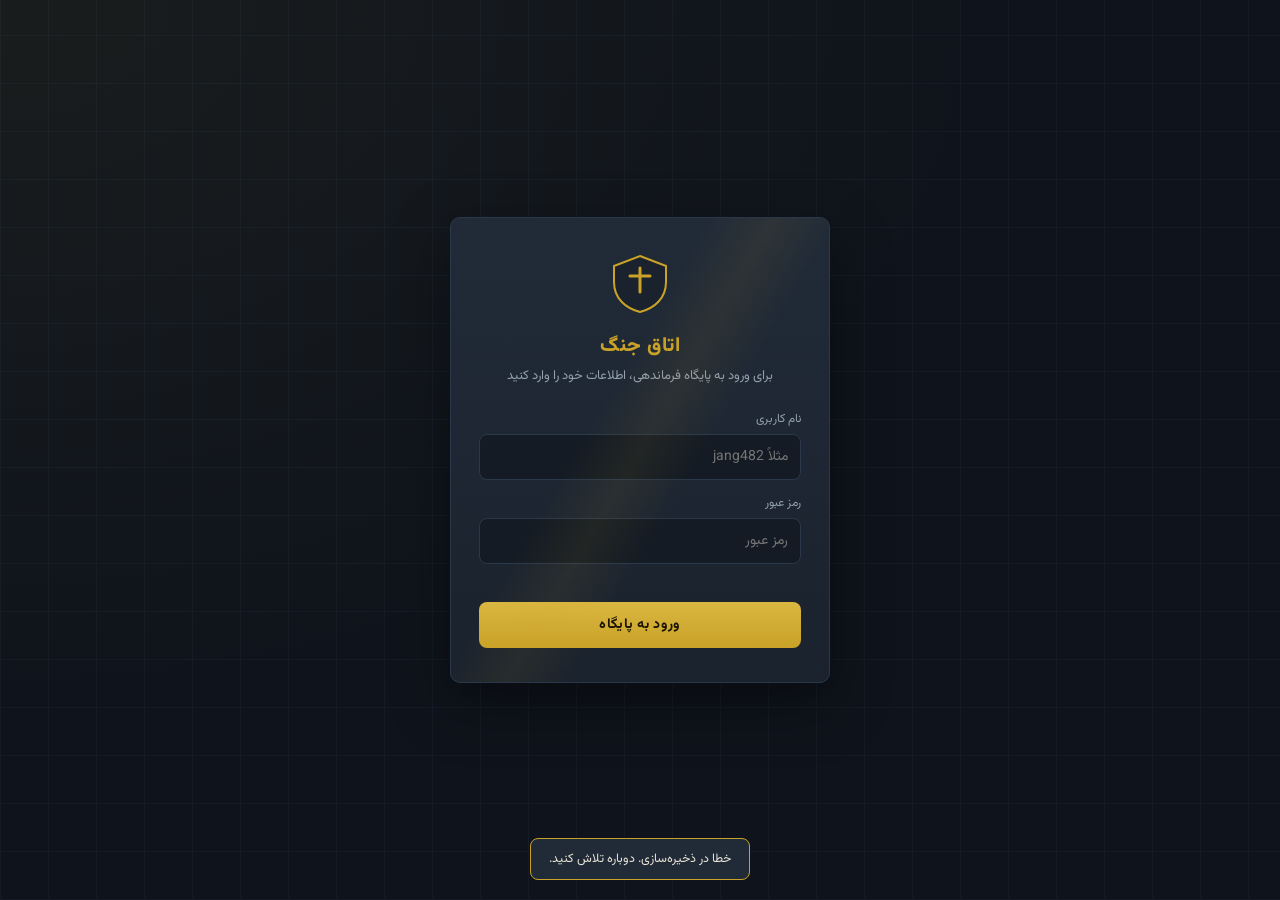
<file: FirstPage.html>
<!DOCTYPE html>
<html lang="fa" dir="rtl">
<head>
<meta charset="UTF-8">
<meta name="viewport" content="width=device-width, initial-scale=1.0">
<title>اتاق جنگ | پایگاه فرماندهی</title>
<link rel="preconnect" href="https://fonts.googleapis.com">
<link href="https://fonts.googleapis.com/css2?family=Vazirmatn:wght@400;500;600;700;800&display=swap" rel="stylesheet">
<style>
  :root{
    --bg: #0f141c;
    --bg-grid: #141b26;
    --panel: #1a222d;
    --panel-2: #212b38;
    --border: #2b3849;
    --gold: #c9a227;
    --gold-dim: #8a721e;
    --steel: #7c93ab;
    --red: #b8433a;
    --green: #5f8d5b;
    --text: #e9e4d6;
    --text-muted: #93a0ae;
    --radius: 10px;
    --font: 'Vazirmatn', Tahoma, sans-serif;
  }
  *{box-sizing:border-box;}
  html,body{margin:0;padding:0;}
  body{
    font-family: var(--font);
    background:
      radial-gradient(ellipse at top left, rgba(201,162,39,0.06), transparent 55%),
      repeating-linear-gradient(0deg, var(--bg-grid) 0 1px, transparent 1px 48px),
      repeating-linear-gradient(90deg, var(--bg-grid) 0 1px, transparent 1px 48px),
      var(--bg);
    color: var(--text);
    min-height:100vh;
    direction: rtl;
  }
  ::selection{ background: var(--gold); color:#1a1a1a; }
  button{ font-family: var(--font); cursor:pointer; }
  input, textarea{ font-family: var(--font); }
 
  .screen{ display:none; min-height:100vh; }
  .screen.active{ display:block; animation: fadein .35s ease; }
  @keyframes fadein{ from{opacity:0; transform:translateY(6px);} to{opacity:1; transform:translateY(0);} }
 
  /* ---------- Login ---------- */
  #loginScreen.active{ display:flex; align-items:center; justify-content:center; padding:20px; }
  .login-card{
    width:100%; max-width:380px;
    background: linear-gradient(180deg, var(--panel-2), var(--panel));
    border:1px solid var(--border);
    border-radius: var(--radius);
    padding:34px 28px;
    box-shadow: 0 20px 60px rgba(0,0,0,0.45);
    position:relative;
    overflow:hidden;
  }
  .login-card::before{
    content:"";
    position:absolute; inset:0;
    background: linear-gradient(120deg, transparent 40%, rgba(201,162,39,0.08) 50%, transparent 60%);
    pointer-events:none;
  }
  .badge-emblem{
    width:64px; height:64px; margin:0 auto 14px;
    display:flex; align-items:center; justify-content:center;
  }
  .login-card h1{
    text-align:center; font-size:20px; font-weight:800; letter-spacing:.5px;
    margin:0 0 4px; color: var(--gold);
  }
  .login-card p.sub{
    text-align:center; color:var(--text-muted); font-size:13px; margin:0 0 24px;
  }
  .field{ margin-bottom:14px; }
  .field label{ display:block; font-size:12px; color:var(--text-muted); margin-bottom:6px; }
  .field input{
    width:100%; padding:11px 12px; border-radius:8px;
    border:1px solid var(--border); background:#141b24; color:var(--text);
    font-size:14px; outline:none; transition: border-color .15s;
  }
  .field input:focus{ border-color: var(--gold); }
  .btn{
    width:100%; padding:12px; border-radius:8px; border:none;
    font-weight:700; font-size:14px; letter-spacing:.3px; transition: transform .1s, filter .15s;
  }
  .btn:active{ transform: scale(.98); }
  .btn-gold{ background: linear-gradient(180deg,#dab741,var(--gold)); color:#1a1300; }
  .btn-gold:hover{ filter:brightness(1.08); }
  .btn-outline{ background:transparent; border:1px solid var(--border); color:var(--text); }
  .btn-outline:hover{ border-color: var(--gold); color: var(--gold); }
  .btn-red{ background: linear-gradient(180deg,#cf5148,var(--red)); color:#fff; }
  .btn-sm{ padding:7px 12px; font-size:12px; width:auto; border-radius:6px; }
  .login-error{
    color:#ff9d92; font-size:12px; text-align:center; min-height:16px; margin-bottom:8px;
  }
  .first-run-box{
    margin-top:18px; padding:14px; border-radius:8px;
    background:#141b24; border:1px dashed var(--gold-dim);
    font-size:12.5px; line-height:1.9; color: var(--text-muted);
  }
  .first-run-box b{ color:var(--gold); }
  .code-pill{
    display:inline-block; direction:ltr; background:#0f141c; border:1px solid var(--border);
    padding:2px 8px; border-radius:5px; color:var(--text); font-family: 'Courier New', monospace; letter-spacing:1px;
  }
 
  /* ---------- Shared layout ---------- */
  .topbar{
    display:flex; align-items:center; justify-content:space-between;
    padding:14px 22px; background: var(--panel);
    border-bottom:1px solid var(--border);
    position:sticky; top:0; z-index:10;
  }
  .topbar .who{ display:flex; align-items:center; gap:10px; }
  .rank-badge{ width:30px; height:30px; flex:none; }
  .who-name{ font-size:13px; font-weight:700; }
  .who-role{ font-size:11px; color: var(--text-muted); }
  .topbar-actions{ display:flex; gap:8px; }
  .icon-btn{
    background:transparent; border:1px solid var(--border); color:var(--text-muted);
    border-radius:7px; padding:8px 12px; font-size:12px; display:flex; align-items:center; gap:6px;
  }
  .icon-btn:hover{ color: var(--gold); border-color: var(--gold); }
 
  .container{ max-width:900px; margin:0 auto; padding:26px 18px 60px; }
  .page-title{ display:flex; align-items:center; gap:10px; margin-bottom:22px; }
  .page-title h2{ margin:0; font-size:19px; font-weight:800; }
  .page-title .eyebrow{ font-size:11px; color:var(--gold); letter-spacing:1px; }
 
  /* ---------- Menu ---------- */
  .menu-grid{
    display:grid; grid-template-columns: repeat(2, 1fr); gap:16px;
    max-width:640px; margin:40px auto 0; padding:0 18px;
  }
  @media(max-width:520px){ .menu-grid{ grid-template-columns:1fr; } }
  .tile{
    background: linear-gradient(180deg, var(--panel-2), var(--panel));
    border:1px solid var(--border); border-radius: var(--radius);
    padding:26px 18px; text-align:center; transition: transform .15s, border-color .15s;
    display:flex; flex-direction:column; align-items:center; gap:10px;
  }
  .tile:hover{ transform: translateY(-3px); border-color: var(--gold); }
  .tile .tile-icon{ width:38px; height:38px; }
  .tile .tile-label{ font-size:14px; font-weight:700; }
  .tile .tile-sub{ font-size:11px; color:var(--text-muted); }
  .menu-header{ text-align:center; margin-top:26px; }
  .menu-header .emblem-lg{ width:56px; height:56px; margin:0 auto 10px; }
  .menu-header h2{ margin:0; font-size:20px; }
  .menu-header p{ color:var(--text-muted); font-size:12.5px; margin-top:4px; }
 
  /* ---------- Cards / posts ---------- */
  .composer{
    background: var(--panel); border:1px solid var(--border); border-radius: var(--radius);
    padding:16px; margin-bottom:20px;
  }
  .composer textarea{
    width:100%; min-height:70px; resize:vertical; background:#141b24; color:var(--text);
    border:1px solid var(--border); border-radius:8px; padding:10px; font-size:13.5px; outline:none;
  }
  .composer textarea:focus{ border-color: var(--gold); }
  .composer-foot{ display:flex; justify-content:flex-end; margin-top:10px; }
  .composer-foot .btn{ width:auto; padding:9px 20px; }
 
  .post{
    background: var(--panel); border:1px solid var(--border); border-radius: var(--radius);
    padding:16px 16px 10px; margin-bottom:14px;
  }
  .post.attack{ border-inline-start:3px solid var(--red); }
  .post.notice{ border-inline-start:3px solid var(--gold); }
  .post-head{ display:flex; align-items:center; justify-content:space-between; margin-bottom:8px; }
  .post-author{ display:flex; align-items:center; gap:8px; font-size:12.5px; }
  .author-badge{ width:20px; height:20px; }
  .post-time{ font-size:11px; color:var(--text-muted); }
  .post-text{ font-size:14px; line-height:1.9; white-space:pre-wrap; margin:6px 0 12px; }
  .post-actions{ display:flex; gap:14px; border-top:1px solid var(--border); padding-top:9px; margin-top:4px; }
  .action-btn{
    background:transparent; border:none; color:var(--text-muted); font-size:12.5px;
    display:flex; align-items:center; gap:5px; padding:5px 4px;
  }
  .action-btn:hover{ color: var(--gold); }
  .action-btn.liked{ color: var(--red); }
  .action-btn svg{ width:15px; height:15px; }
 
  .comments{ margin-top:10px; display:none; }
  .comments.open{ display:block; }
  .comment{
    display:flex; justify-content:space-between; gap:8px; padding:8px 0;
    border-top:1px solid #223; font-size:12.5px;
  }
  .comment:first-child{ border-top:none; }
  .comment b{ color: var(--steel); font-weight:700; }
  .comment-input-row{ display:flex; gap:8px; margin-top:8px; }
  .comment-input-row input{
    flex:1; padding:9px 10px; border-radius:7px; border:1px solid var(--border);
    background:#141b24; color:var(--text); font-size:12.5px; outline:none;
  }
  .comment-input-row input:focus{ border-color:var(--gold); }
  .comment-input-row button{
    padding:8px 14px; border-radius:7px; border:none; background:var(--gold); color:#1a1300;
    font-size:12px; font-weight:700;
  }
  .empty-state{
    text-align:center; color:var(--text-muted); font-size:13px; padding:40px 10px;
    border:1px dashed var(--border); border-radius:var(--radius);
  }
 
  /* ---------- Alliance ---------- */
  .parchment{
    background: linear-gradient(180deg, var(--panel-2), var(--panel));
    border:1px solid var(--border); border-radius: var(--radius);
    padding:22px; font-size:14px; line-height:2; white-space:pre-wrap; min-height:120px;
  }
  .alliance-meta{ font-size:11px; color:var(--text-muted); margin-top:12px; text-align:left; direction:ltr; }
  .alliance-edit-row{ margin-top:14px; display:flex; gap:8px; justify-content:flex-end; }
 
  /* ---------- Calculator ---------- */
  .calc-wrap{ max-width:320px; margin:0 auto; }
  .calc-screen{
    background:#0d1218; border:1px solid var(--border); border-radius:10px;
    padding:20px 16px; text-align:left; direction:ltr; margin-bottom:14px;
  }
  .calc-expr{ color:var(--text-muted); font-size:13px; min-height:16px; font-family:'Courier New',monospace; }
  .calc-result{ color:var(--gold); font-size:32px; font-weight:800; font-family:'Courier New',monospace; overflow-x:auto; }
  .calc-grid{ display:grid; grid-template-columns: repeat(4,1fr); gap:8px; }
  .calc-btn{
    padding:16px 0; border-radius:8px; border:1px solid var(--border); background: var(--panel);
    color:var(--text); font-size:16px; font-weight:600;
  }
  .calc-btn:hover{ border-color: var(--gold); }
  .calc-btn.op{ background: var(--panel-2); color: var(--gold); }
  .calc-btn.eq{ background: linear-gradient(180deg,#dab741,var(--gold)); color:#1a1300; }
  .calc-btn.clear{ color: var(--red); }
 
  /* ---------- Admin panel ---------- */
  .admin-section{
    background: var(--panel); border:1px solid var(--border); border-radius: var(--radius);
    padding:16px; margin-bottom:18px;
  }
  .admin-section h3{ margin:0 0 12px; font-size:14px; color: var(--gold); }
  .user-row{
    display:flex; align-items:center; justify-content:space-between;
    padding:9px 0; border-top:1px solid #223; font-size:13px;
  }
  .user-row:first-child{ border-top:none; }
  .user-row .u-role{ font-size:10.5px; padding:2px 8px; border-radius:20px; }
  .u-role.admin{ background: rgba(201,162,39,.15); color: var(--gold); }
  .u-role.user{ background: rgba(124,147,171,.15); color: var(--steel); }
  .new-cred-box{
    margin-top:12px; padding:12px; border-radius:8px; background:#141b24;
    border:1px dashed var(--gold-dim); font-size:13px; line-height:2;
  }
  .toast{
    position:fixed; bottom:20px; left:50%; transform:translateX(-50%);
    background: var(--panel-2); border:1px solid var(--gold); color:var(--text);
    padding:10px 18px; border-radius:8px; font-size:12.5px; z-index:100;
    opacity:0; pointer-events:none; transition: opacity .25s;
  }
  .toast.show{ opacity:1; }
 
  .back-row{ margin-bottom:16px; }
  .loading-line{ text-align:center; color:var(--text-muted); font-size:12.5px; padding:20px; }
</style>
</head>
<body>
 
<!-- ============ LOGIN SCREEN ============ -->
<div id="loginScreen" class="screen active">
  <div class="login-card">
    <div class="badge-emblem">
      <svg viewBox="0 0 64 64" fill="none">
        <path d="M32 4 L58 14 V30 C58 46 47 56 32 60 C17 56 6 46 6 30 V14 Z" fill="#1a222d" stroke="#c9a227" stroke-width="2"/>
        <path d="M32 16 L32 40 M22 24 L42 24" stroke="#c9a227" stroke-width="3" stroke-linecap="round"/>
      </svg>
    </div>
    <h1>اتاق جنگ</h1>
    <p class="sub">برای ورود به پایگاه فرماندهی، اطلاعات خود را وارد کنید</p>
 
    <div class="field">
      <label>نام کاربری</label>
      <input type="text" id="loginUser" autocomplete="off" placeholder="مثلاً jang482">
    </div>
    <div class="field">
      <label>رمز عبور</label>
      <input type="password" id="loginPass" autocomplete="off" placeholder="رمز عبور">
    </div>
    <div class="login-error" id="loginError"></div>
    <button class="btn btn-gold" onclick="doLogin()">ورود به پایگاه</button>
 
    <div id="firstRunBox" class="first-run-box" style="display:none;"></div>
  </div>
</div>
 
<!-- ============ MENU SCREEN ============ -->
<div id="menuScreen" class="screen">
  <div class="topbar">
    <div class="who">
      <span class="rank-badge" id="menuRankBadge"></span>
      <div>
        <div class="who-name" id="menuWhoName">-</div>
        <div class="who-role" id="menuWhoRole">-</div>
      </div>
    </div>
    <div class="topbar-actions">
      <button class="icon-btn" id="adminPanelBtn" style="display:none;" onclick="showScreen('adminScreen')">پنل مدیریت</button>
      <button class="icon-btn" onclick="logout()">خروج</button>
    </div>
  </div>
  <div class="menu-header">
    <div class="emblem-lg">
      <svg viewBox="0 0 64 64" fill="none">
        <path d="M32 4 L58 14 V30 C58 46 47 56 32 60 C17 56 6 46 6 30 V14 Z" fill="#1a222d" stroke="#c9a227" stroke-width="2"/>
        <path d="M32 16 L32 40 M22 24 L42 24" stroke="#c9a227" stroke-width="3" stroke-linecap="round"/>
      </svg>
    </div>
    <h2>پایگاه فرماندهی</h2>
    <p>یکی از بخش‌ها را انتخاب کنید</p>
  </div>
  <div class="menu-grid">
    <button class="tile" onclick="openNotifications()">
      <svg class="tile-icon" viewBox="0 0 24 24" fill="none" stroke="#c9a227" stroke-width="1.8"><path d="M12 2a6 6 0 00-6 6v3.6c0 .8-.3 1.6-.9 2.2L4 15h16l-1.1-1.2c-.6-.6-.9-1.4-.9-2.2V8a6 6 0 00-6-6z"/><path d="M9 18a3 3 0 006 0"/></svg>
      <div class="tile-label">اطلاعیه‌ها</div>
      <div class="tile-sub">پیام‌های فرماندهی</div>
    </button>
    <button class="tile" onclick="openTargets()">
      <svg class="tile-icon" viewBox="0 0 24 24" fill="none" stroke="#b8433a" stroke-width="1.8"><circle cx="12" cy="12" r="9"/><circle cx="12" cy="12" r="5"/><circle cx="12" cy="12" r="1" fill="#b8433a"/></svg>
      <div class="tile-label">هدف حمله</div>
      <div class="tile-sub">اهداف تعیین‌شده</div>
    </button>
    <button class="tile" onclick="openAlliance()">
      <svg class="tile-icon" viewBox="0 0 24 24" fill="none" stroke="#5f8d5b" stroke-width="1.8"><path d="M12 2l8 4v6c0 5-3.5 8.5-8 10-4.5-1.5-8-5-8-10V6l8-4z"/></svg>
      <div class="tile-label">اطلاعات اتحاد</div>
      <div class="tile-sub">وضعیت هم‌پیمانان</div>
    </button>
    <button class="tile" onclick="openCalculator()">
      <svg class="tile-icon" viewBox="0 0 24 24" fill="none" stroke="#7c93ab" stroke-width="1.8"><rect x="4" y="2" width="16" height="20" rx="2"/><line x1="8" y1="7" x2="16" y2="7"/><line x1="8" y1="12" x2="8" y2="12"/><line x1="12" y1="12" x2="12" y2="12"/><line x1="16" y1="12" x2="16" y2="12"/><line x1="8" y1="16" x2="8" y2="16"/><line x1="12" y1="16" x2="12" y2="16"/><line x1="16" y1="16" x2="16" y2="16"/></svg>
      <div class="tile-label">ماشین‌حساب</div>
      <div class="tile-sub">محاسبات سریع</div>
    </button>
  </div>
</div>
 
<!-- ============ NOTIFICATIONS SCREEN ============ -->
<div id="notifScreen" class="screen">
  <div class="topbar">
    <div class="who"><strong style="font-size:14px;">اطلاعیه‌ها</strong></div>
    <div class="topbar-actions"><button class="icon-btn" onclick="showScreen('menuScreen')">بازگشت به منو</button></div>
  </div>
  <div class="container">
    <div class="page-title">
      <div>
        <div class="eyebrow">پیام فرماندهی</div>
        <h2>اطلاعیه‌ها</h2>
      </div>
    </div>
    <div id="notifComposer"></div>
    <div id="notifList"><div class="loading-line">در حال بارگذاری...</div></div>
  </div>
</div>
 
<!-- ============ TARGETS SCREEN ============ -->
<div id="targetScreen" class="screen">
  <div class="topbar">
    <div class="who"><strong style="font-size:14px;">هدف حمله</strong></div>
    <div class="topbar-actions"><button class="icon-btn" onclick="showScreen('menuScreen')">بازگشت به منو</button></div>
  </div>
  <div class="container">
    <div class="page-title">
      <div>
        <div class="eyebrow">فقط فرمانده می‌تواند هدف ثبت کند</div>
        <h2>اهداف حمله</h2>
      </div>
    </div>
    <div id="targetComposer"></div>
    <div id="targetList"><div class="loading-line">در حال بارگذاری...</div></div>
  </div>
</div>
 
<!-- ============ ALLIANCE SCREEN ============ -->
<div id="allianceScreen" class="screen">
  <div class="topbar">
    <div class="who"><strong style="font-size:14px;">اطلاعات اتحاد</strong></div>
    <div class="topbar-actions"><button class="icon-btn" onclick="showScreen('menuScreen')">بازگشت به منو</button></div>
  </div>
  <div class="container">
    <div class="page-title">
      <div>
        <div class="eyebrow">وضعیت هم‌پیمانان</div>
        <h2>اطلاعات اتحاد</h2>
      </div>
    </div>
    <div id="allianceBody"><div class="loading-line">در حال بارگذاری...</div></div>
  </div>
</div>
 
<!-- ============ CALCULATOR SCREEN ============ -->
<div id="calcScreen" class="screen">
  <div class="topbar">
    <div class="who"><strong style="font-size:14px;">ماشین‌حساب</strong></div>
    <div class="topbar-actions"><button class="icon-btn" onclick="showScreen('menuScreen')">بازگشت به منو</button></div>
  </div>
  <div class="container">
    <div class="calc-wrap">
      <div class="calc-screen">
        <div class="calc-expr" id="calcExpr">&nbsp;</div>
        <div class="calc-result" id="calcResult">0</div>
      </div>
      <div class="calc-grid">
        <button class="calc-btn clear" onclick="calcClear()">AC</button>
        <button class="calc-btn op" onclick="calcInput('(')">(</button>
        <button class="calc-btn op" onclick="calcInput(')')">)</button>
        <button class="calc-btn op" onclick="calcInput('/')">÷</button>
 
        <button class="calc-btn" onclick="calcInput('7')">7</button>
        <button class="calc-btn" onclick="calcInput('8')">8</button>
        <button class="calc-btn" onclick="calcInput('9')">9</button>
        <button class="calc-btn op" onclick="calcInput('*')">×</button>
 
        <button class="calc-btn" onclick="calcInput('4')">4</button>
        <button class="calc-btn" onclick="calcInput('5')">5</button>
        <button class="calc-btn" onclick="calcInput('6')">6</button>
        <button class="calc-btn op" onclick="calcInput('-')">−</button>
 
        <button class="calc-btn" onclick="calcInput('1')">1</button>
        <button class="calc-btn" onclick="calcInput('2')">2</button>
        <button class="calc-btn" onclick="calcInput('3')">3</button>
        <button class="calc-btn op" onclick="calcInput('+')">+</button>
 
        <button class="calc-btn" onclick="calcBackspace()">⌫</button>
        <button class="calc-btn" onclick="calcInput('0')">0</button>
        <button class="calc-btn" onclick="calcInput('.')">.</button>
        <button class="calc-btn eq" onclick="calcEquals()">=</button>
      </div>
    </div>
  </div>
</div>
 
<!-- ============ ADMIN SCREEN ============ -->
<div id="adminScreen" class="screen">
  <div class="topbar">
    <div class="who"><strong style="font-size:14px;">پنل مدیریت</strong></div>
    <div class="topbar-actions"><button class="icon-btn" onclick="showScreen('menuScreen')">بازگشت به منو</button></div>
  </div>
  <div class="container">
    <div class="admin-section">
      <h3>ساخت کاربر جدید</h3>
      <p style="font-size:12.5px; color:var(--text-muted); margin-top:0;">یک نام کاربری و رمز عبور تصادفی ساخته می‌شود. آن را برای دوستتان ارسال کنید.</p>
      <button class="btn btn-gold" style="width:auto; padding:10px 18px;" onclick="createUser()">ساخت کاربر</button>
      <div id="newCredBox"></div>
    </div>
    <div class="admin-section">
      <h3>اعضای پایگاه</h3>
      <div id="userList"><div class="loading-line">در حال بارگذاری...</div></div>
    </div>
  </div>
</div>
 
<div class="toast" id="toast"></div>
 
<script>
/* ================= STORAGE HELPERS ================= */
async function getData(key, fallback){
  try{
    const res = await window.storage.get(key, true);
    if(!res) return fallback;
    return JSON.parse(res.value);
  }catch(e){
    return fallback;
  }
}
async function setData(key, value){
  try{
    const res = await window.storage.set(key, JSON.stringify(value), true);
    return !!res;
  }catch(e){
    showToast('خطا در ذخیره‌سازی. دوباره تلاش کنید.');
    return false;
  }
}
 
function randomId(){ return 'id_' + Date.now() + '_' + Math.floor(Math.random()*10000); }
function randomUsername(){
  const words = ['jang','sepah','tir','shir','gorg','zobin','tigh','sang'];
  const w = words[Math.floor(Math.random()*words.length)];
  return w + Math.floor(100 + Math.random()*899);
}
function randomPassword(len){
  const chars = 'ABCDEFGHJKLMNPQRSTUVWXYZabcdefghijkmnpqrstuvwxyz23456789';
  let out = '';
  for(let i=0;i<len;i++) out += chars[Math.floor(Math.random()*chars.length)];
  return out;
}
function nowStr(){
  return new Date().toLocaleString('fa-IR');
}
function showToast(msg){
  const t = document.getElementById('toast');
  t.textContent = msg;
  t.classList.add('show');
  setTimeout(()=> t.classList.remove('show'), 2200);
}
function escapeHtml(str){
  const div = document.createElement('div');
  div.textContent = str;
  return div.innerHTML;
}
 
/* ================= SESSION (in-memory only) ================= */
let currentUser = null;
 
/* ================= BADGES ================= */
function badgeSvg(role, size){
  size = size || 24;
  if(role === 'admin'){
    return `<svg viewBox="0 0 32 32" width="${size}" height="${size}"><path d="M16 2 L28 7 V15 C28 23 22.5 27.5 16 30 C9.5 27.5 4 23 4 15 V7 Z" fill="#241d08" stroke="#c9a227" stroke-width="1.8"/><path d="M16 9 L16 21 M11 14 L21 14" stroke="#c9a227" stroke-width="2.2" stroke-linecap="round"/></svg>`;
  }
  return `<svg viewBox="0 0 32 32" width="${size}" height="${size}"><path d="M16 2 L28 7 V15 C28 23 22.5 27.5 16 30 C9.5 27.5 4 23 4 15 V7 Z" fill="#151d27" stroke="#7c93ab" stroke-width="1.8"/><circle cx="16" cy="16" r="5.5" fill="none" stroke="#7c93ab" stroke-width="2"/></svg>`;
}
 
/* ================= INIT / FIXED SEED ACCOUNTS =================
   Seeds two fixed accounts on first run:
     admin -> username: winter   / password: server57
     user  -> username: username / password: player1
   If the users list already exists but is missing either account,
   it adds the missing one(s) without touching any other accounts
   that have since been created via the admin panel. */
async function ensureAdmin(){
  let users = await getData('thg_users', null);
  if(users === null) users = [];
  let changed = false;
 
  if(!users.some(u => u.username === 'winter')){
    users.push({ id: randomId(), username: 'winter', password: 'server57', role: 'admin' });
    changed = true;
  }
  if(!users.some(u => u.username === 'username')){
    users.push({ id: randomId(), username: 'username', password: 'player1', role: 'user' });
    changed = true;
  }
 
  if(changed) await setData('thg_users', users);
}
 
async function ensureCollections(){
  const n = await getData('thg_notifications', null);
  if(n === null) await setData('thg_notifications', []);
  const t = await getData('thg_targets', null);
  if(t === null) await setData('thg_targets', []);
  const a = await getData('thg_alliance', null);
  if(a === null) await setData('thg_alliance', { content: 'هنوز اطلاعاتی درباره اتحاد ثبت نشده است.', editor: '', time: '' });
}
 
window.addEventListener('DOMContentLoaded', () => {
  ensureAdmin();
  ensureCollections();
});
 
/* ================= LOGIN / LOGOUT ================= */
async function doLogin(){
  const u = document.getElementById('loginUser').value.trim();
  const p = document.getElementById('loginPass').value;
  const errBox = document.getElementById('loginError');
  errBox.textContent = '';
  if(!u || !p){
    errBox.textContent = 'نام کاربری و رمز عبور را وارد کنید.';
    return;
  }
  const users = await getData('thg_users', []);
  const found = users.find(x => x.username === u && x.password === p);
  if(!found){
    errBox.textContent = 'نام کاربری یا رمز عبور اشتباه است.';
    return;
  }
  currentUser = found;
  document.getElementById('loginUser').value = '';
  document.getElementById('loginPass').value = '';
  enterMenu();
}
 
function logout(){
  currentUser = null;
  showScreen('loginScreen');
}
 
function enterMenu(){
  document.getElementById('menuWhoName').textContent = currentUser.username;
  document.getElementById('menuWhoRole').textContent = currentUser.role === 'admin' ? 'فرمانده' : 'سرباز';
  document.getElementById('menuRankBadge').innerHTML = badgeSvg(currentUser.role, 30);
  document.getElementById('adminPanelBtn').style.display = currentUser.role === 'admin' ? 'inline-flex' : 'none';
  showScreen('menuScreen');
}
 
/* ================= NAV ================= */
function showScreen(id){
  document.querySelectorAll('.screen').forEach(s => s.classList.remove('active'));
  document.getElementById(id).classList.add('active');
}
 
/* ================= GENERIC POST LIST (notifications / targets) ================= */
function renderComposer(containerId, placeholder, submitFn, canPost){
  const el = document.getElementById(containerId);
  if(!canPost){ el.innerHTML = ''; return; }
  el.innerHTML = `
    <div class="composer">
      <textarea id="${containerId}_input" placeholder="${placeholder}"></textarea>
      <div class="composer-foot">
        <button class="btn btn-gold" onclick="${submitFn}()">ثبت و ارسال</button>
      </div>
    </div>`;
}
 
function postCard(post, kind){
  const liked = post.likes.includes(currentUser.username);
  const authorRole = post.authorRole === 'admin' ? 'admin' : 'user';
  const commentsHtml = post.comments.map(c => `
    <div class="comment"><span><b>${escapeHtml(c.author)}:</b> ${escapeHtml(c.text)}</span><span style="color:var(--text-muted); white-space:nowrap;">${escapeHtml(c.time)}</span></div>
  `).join('');
  return `
    <div class="post ${kind === 'target' ? 'attack' : 'notice'}">
      <div class="post-head">
        <div class="post-author">
          <span class="author-badge">${badgeSvg(authorRole, 20)}</span>
          <span>${escapeHtml(post.author)}</span>
        </div>
        <span class="post-time">${escapeHtml(post.time)}</span>
      </div>
      <div class="post-text">${escapeHtml(post.text)}</div>
      <div class="post-actions">
        <button class="action-btn ${liked ? 'liked':''}" onclick="toggleLike('${kind}','${post.id}')">
          <svg viewBox="0 0 24 24" fill="${liked ? 'currentColor':'none'}" stroke="currentColor" stroke-width="1.8"><path d="M12 21s-7.5-4.6-10-9.3C.6 8 2.4 4.5 6 4.1c2-.2 3.7.8 6 3 2.3-2.2 4-3.2 6-3 3.6.4 5.4 3.9 4 7.6C19.5 16.4 12 21 12 21z"/></svg>
          <span>${post.likes.length}</span>
        </button>
        <button class="action-btn" onclick="toggleComments('${kind}_${post.id}')">
          <svg viewBox="0 0 24 24" fill="none" stroke="currentColor" stroke-width="1.8"><path d="M21 11.5a8.4 8.4 0 01-.9 3.8 8.5 8.5 0 01-7.6 4.7 8.4 8.4 0 01-3.8-.9L3 21l1.9-5.7a8.4 8.4 0 01-.9-3.8 8.5 8.5 0 014.7-7.6 8.4 8.4 0 013.8-.9h.5a8.48 8.48 0 018 8v.5z"/></svg>
          <span>${post.comments.length}</span>
        </button>
      </div>
      <div class="comments" id="comments_${kind}_${post.id}">
        ${commentsHtml}
        <div class="comment-input-row">
          <input type="text" id="cinput_${kind}_${post.id}" placeholder="نظر خود را بنویسید...">
          <button onclick="addComment('${kind}','${post.id}')">ارسال</button>
        </div>
      </div>
    </div>`;
}
 
function toggleComments(key){
  document.getElementById('comments_' + key).classList.toggle('open');
}
 
/* ---------- Notifications ---------- */
async function openNotifications(){
  showScreen('notifScreen');
  renderComposer('notifComposer', 'یک اطلاعیه برای همه بنویسید...', 'submitNotification', currentUser.role === 'admin');
  await refreshNotifications();
}
async function refreshNotifications(){
  const list = await getData('thg_notifications', []);
  const el = document.getElementById('notifList');
  if(list.length === 0){ el.innerHTML = '<div class="empty-state">هنوز اطلاعیه‌ای ثبت نشده است.</div>'; return; }
  el.innerHTML = list.slice().reverse().map(p => postCard(p, 'notif')).join('');
}
async function submitNotification(){
  const input = document.getElementById('notifComposer_input');
  const text = input.value.trim();
  if(!text) return;
  const list = await getData('thg_notifications', []);
  list.push({ id: randomId(), author: currentUser.username, authorRole: currentUser.role, text, time: nowStr(), likes: [], comments: [] });
  await setData('thg_notifications', list);
  input.value = '';
  showToast('اطلاعیه ارسال شد.');
  await refreshNotifications();
}
 
/* ---------- Targets ---------- */
async function openTargets(){
  showScreen('targetScreen');
  renderComposer('targetComposer', 'مختصات یا نام هدف حمله را بنویسید...', 'submitTarget', currentUser.role === 'admin');
  await refreshTargets();
}
async function refreshTargets(){
  const list = await getData('thg_targets', []);
  const el = document.getElementById('targetList');
  if(list.length === 0){ el.innerHTML = '<div class="empty-state">هنوز هدفی ثبت نشده است.</div>'; return; }
  el.innerHTML = list.slice().reverse().map(p => postCard(p, 'target')).join('');
}
async function submitTarget(){
  const input = document.getElementById('targetComposer_input');
  const text = input.value.trim();
  if(!text) return;
  const list = await getData('thg_targets', []);
  list.push({ id: randomId(), author: currentUser.username, authorRole: currentUser.role, text, time: nowStr(), likes: [], comments: [] });
  await setData('thg_targets', list);
  input.value = '';
  showToast('هدف ثبت شد.');
  await refreshTargets();
}
 
/* ---------- Like / Comment (shared logic) ---------- */
async function toggleLike(kind, id){
  const key = kind === 'notif' ? 'thg_notifications' : 'thg_targets';
  const list = await getData(key, []);
  const post = list.find(p => p.id === id);
  if(!post) return;
  const idx = post.likes.indexOf(currentUser.username);
  if(idx >= 0) post.likes.splice(idx, 1);
  else post.likes.push(currentUser.username);
  await setData(key, list);
  if(kind === 'notif') await refreshNotifications(); else await refreshTargets();
}
async function addComment(kind, id){
  const key = kind === 'notif' ? 'thg_notifications' : 'thg_targets';
  const inputEl = document.getElementById('cinput_' + kind + '_' + id);
  const text = inputEl.value.trim();
  if(!text) return;
  const list = await getData(key, []);
  const post = list.find(p => p.id === id);
  if(!post) return;
  post.comments.push({ author: currentUser.username, text, time: nowStr() });
  await setData(key, list);
  if(kind === 'notif') await refreshNotifications(); else await refreshTargets();
  setTimeout(() => { const c = document.getElementById('comments_' + kind + '_' + id); if(c) c.classList.add('open'); }, 30);
}
 
/* ---------- Alliance ---------- */
async function openAlliance(){
  showScreen('allianceScreen');
  await refreshAlliance();
}
async function refreshAlliance(){
  const data = await getData('thg_alliance', { content: '', editor:'', time:'' });
  const el = document.getElementById('allianceBody');
  const editBtn = currentUser.role === 'admin'
    ? `<div class="alliance-edit-row"><button class="btn btn-outline btn-sm" onclick="editAlliance()">ویرایش اطلاعات</button></div>`
    : '';
  el.innerHTML = `
    <div class="parchment">${escapeHtml(data.content || 'هنوز اطلاعاتی ثبت نشده است.')}</div>
    <div class="alliance-meta">${data.editor ? 'آخرین به‌روزرسانی توسط ' + escapeHtml(data.editor) + ' - ' + escapeHtml(data.time) : ''}</div>
    ${editBtn}
  `;
}
async function editAlliance(){
  const data = await getData('thg_alliance', { content:'' });
  const el = document.getElementById('allianceBody');
  el.innerHTML = `
    <div class="composer">
      <textarea id="allianceInput" style="min-height:140px;">${escapeHtml(data.content || '')}</textarea>
      <div class="composer-foot" style="gap:8px;">
        <button class="btn btn-outline btn-sm" onclick="refreshAlliance()">انصراف</button>
        <button class="btn btn-gold" style="width:auto; padding:9px 20px;" onclick="saveAlliance()">ذخیره</button>
      </div>
    </div>`;
}
async function saveAlliance(){
  const text = document.getElementById('allianceInput').value.trim();
  await setData('thg_alliance', { content: text, editor: currentUser.username, time: nowStr() });
  showToast('اطلاعات اتحاد به‌روزرسانی شد.');
  await refreshAlliance();
}
 
/* ================= CALCULATOR ================= */
let calcExpr = '';
function calcRender(){
  document.getElementById('calcExpr').textContent = calcExpr || '\u00a0';
  let result = '0';
  const safe = calcExpr.replace(/[^0-9.+\-*/()]/g, '');
  if(safe.length && /[0-9]$/.test(safe.trim())){
    try{
      const val = Function('"use strict"; return (' + safe + ')')();
      if(typeof val === 'number' && isFinite(val)) result = String(Math.round(val * 1e10) / 1e10);
    }catch(e){ /* incomplete expression, ignore */ }
  }
  document.getElementById('calcResult').textContent = result;
}
function calcInput(ch){
  calcExpr += ch;
  calcRender();
}
function calcBackspace(){
  calcExpr = calcExpr.slice(0, -1);
  calcRender();
}
function calcClear(){
  calcExpr = '';
  calcRender();
}
function calcEquals(){
  const safe = calcExpr.replace(/[^0-9.+\-*/()]/g, '');
  try{
    const val = Function('"use strict"; return (' + safe + ')')();
    calcExpr = (typeof val === 'number' && isFinite(val)) ? String(Math.round(val * 1e10) / 1e10) : '';
  }catch(e){
    calcExpr = '';
  }
  calcRender();
}
function openCalculator(){
  calcExpr = '';
  calcRender();
  showScreen('calcScreen');
}
 
/* ================= ADMIN PANEL ================= */
async function refreshUserList(){
  const users = await getData('thg_users', []);
  const el = document.getElementById('userList');
  el.innerHTML = users.map(u => `
    <div class="user-row">
      <span>${escapeHtml(u.username)}</span>
      <span class="u-role ${u.role}">${u.role === 'admin' ? 'فرمانده' : 'سرباز'}</span>
    </div>
  `).join('');
}
async function createUser(){
  const users = await getData('thg_users', []);
  let username;
  do { username = randomUsername(); } while(users.some(u => u.username === username));
  const password = randomPassword(6);
  users.push({ id: randomId(), username, password, role: 'user' });
  await setData('thg_users', users);
  document.getElementById('newCredBox').innerHTML = `
    <div class="new-cred-box">
      کاربر جدید ساخته شد. این اطلاعات را برای دوستتان بفرستید:<br>
      نام کاربری: <span class="code-pill">${escapeHtml(username)}</span><br>
      رمز عبور: <span class="code-pill">${escapeHtml(password)}</span>
    </div>`;
  await refreshUserList();
}
 
/* refresh admin/user list when opening admin screen */
document.getElementById('adminPanelBtn').addEventListener('click', refreshUserList);
</script>
</body>
</html>
</file>
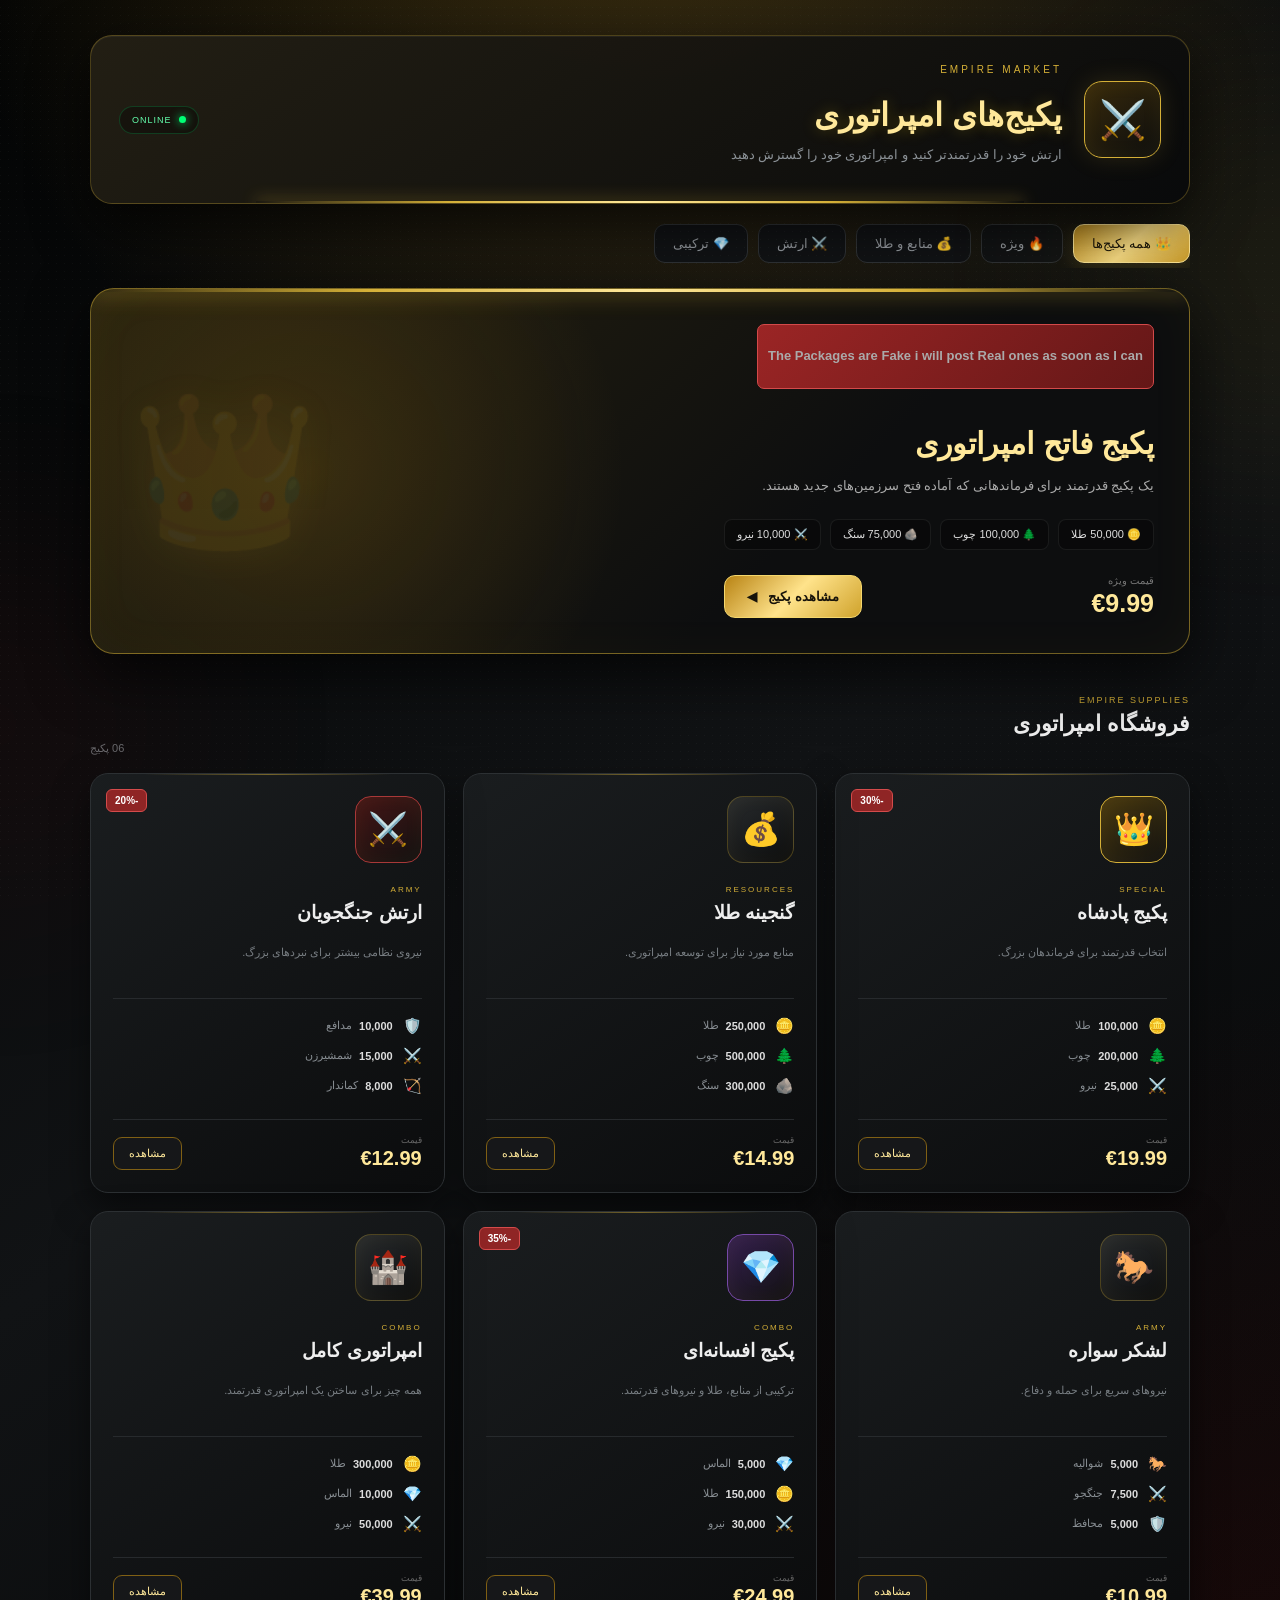
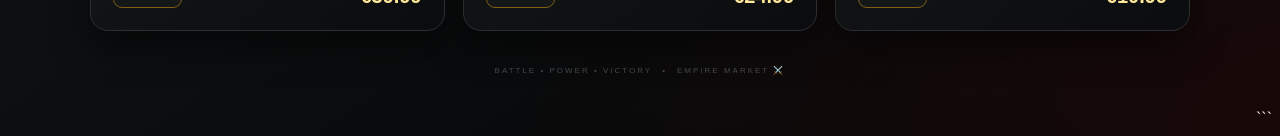
<file: Packages.html>
<!DOCTYPE html>
<html lang="fa" dir="rtl">

<head>

    <meta charset="UTF-8">

    <meta
        name="viewport"
        content="width=device-width, initial-scale=1.0"
    >

    <title>پکیج‌های امپراتوری</title>
    </p>
    <link
        rel="stylesheet"
        href="Packages.css"
    >
</head>


<body>

<div class="background-glow glow-one"></div>
<div class="background-glow glow-two"></div>


<main class="packages-container">

    <header class="packages-header">

        <div class="header-emblem">
            ⚔️
        </div>

        <div class="header-content">

            <span class="eyebrow">
                EMPIRE MARKET
            </span>

            <h1>
                پکیج‌های امپراتوری
            </h1>

            <p>
                ارتش خود را قدرتمندتر کنید و امپراتوری خود را گسترش دهید
            </p>

        </div>

        <div class="online-status">

            <span></span>

            ONLINE

        </div>

    </header>


    <!-- ================= CATEGORY ================= -->

    <nav class="categories">

        <button
            class="category active"
            data-category="all"
        >
            👑 همه پکیج‌ها
        </button>

        <button
            class="category"
            data-category="special"
        >
            🔥 ویژه
        </button>

        <button
            class="category"
            data-category="resources"
        >
            💰 منابع و طلا
        </button>

        <button
            class="category"
            data-category="army"
        >
            ⚔️ ارتش
        </button>

        <button
            class="category"
            data-category="combo"
        >
            💎 ترکیبی
        </button>

    </nav>


    <!-- ================= FEATURED ================= -->

    <section class="featured">

        <div class="featured-content">

            <span class="featured-label">
                <p>The Packages are Fake i will post Real ones as soon as I can</p>
            </span>

            <h2>
                پکیج فاتح امپراتوری
            </h2>

            <p>
                یک پکیج قدرتمند برای فرماندهانی که
                آماده فتح سرزمین‌های جدید هستند.
            </p>

            <div class="featured-items">

                <span>🪙 50,000 طلا</span>

                <span>🌲 100,000 چوب</span>

                <span>🪨 75,000 سنگ</span>

                <span>⚔️ 10,000 نیرو</span>

            </div>

            <div class="featured-bottom">

                <div>

                    <small>
                        قیمت ویژه
                    </small>

                    <strong>
                        €9.99
                    </strong>

                </div>

                <button class="buy-button">
                    مشاهده پکیج
                    <span>◀</span>
                </button>

            </div>

        </div>

        <div class="featured-icon">
            👑
        </div>

    </section>


    <!-- ================= PACKAGES ================= -->

    <section class="packages-section">

        <div class="section-title">

            <div>

                <span>
                    EMPIRE SUPPLIES
                </span>

                <h2>
                    فروشگاه امپراتوری
                </h2>

            </div>

            <div class="package-count">
                06 پکیج
            </div>

        </div>


        <div class="packages-grid">


            <!-- PACKAGE 1 -->

            <article
                class="package-card"
                data-category="special"
            >

                <div class="discount">
                    -30%
                </div>

                <div class="package-icon gold-icon">
                    👑
                </div>

                <span class="package-type">
                    SPECIAL
                </span>

                <h3>
                    پکیج پادشاه
                </h3>

                <p class="description">
                    انتخاب قدرتمند برای فرماندهان بزرگ.
                </p>

                <div class="items">

                    <div>
                        <span>🪙</span>
                        <b>100,000</b>
                        طلا
                    </div>

                    <div>
                        <span>🌲</span>
                        <b>200,000</b>
                        چوب
                    </div>

                    <div>
                        <span>⚔️</span>
                        <b>25,000</b>
                        نیرو
                    </div>

                </div>

                <div class="package-footer">

                    <div class="price">

                        <small>
                            قیمت
                        </small>

                        <strong>
                            €19.99
                        </strong>

                    </div>

                    <button class="package-button">
                        مشاهده
                    </button>

                </div>

            </article>


            <!-- PACKAGE 2 -->

            <article
                class="package-card"
                data-category="resources"
            >

                <div class="package-icon">
                    💰
                </div>

                <span class="package-type">
                    RESOURCES
                </span>

                <h3>
                    گنجینه طلا
                </h3>

                <p class="description">
                    منابع مورد نیاز برای توسعه امپراتوری.
                </p>

                <div class="items">

                    <div>
                        <span>🪙</span>
                        <b>250,000</b>
                        طلا
                    </div>

                    <div>
                        <span>🌲</span>
                        <b>500,000</b>
                        چوب
                    </div>

                    <div>
                        <span>🪨</span>
                        <b>300,000</b>
                        سنگ
                    </div>

                </div>

                <div class="package-footer">

                    <div class="price">

                        <small>
                            قیمت
                        </small>

                        <strong>
                            €14.99
                        </strong>

                    </div>

                    <button class="package-button">
                        مشاهده
                    </button>

                </div>

            </article>


            <!-- PACKAGE 3 -->

            <article
                class="package-card"
                data-category="army"
            >

                <div class="discount">
                    -20%
                </div>

                <div class="package-icon red-icon">
                    ⚔️
                </div>

                <span class="package-type">
                    ARMY
                </span>

                <h3>
                    ارتش جنگجویان
                </h3>

                <p class="description">
                    نیروی نظامی بیشتر برای نبردهای بزرگ.
                </p>

                <div class="items">

                    <div>
                        <span>🛡️</span>
                        <b>10,000</b>
                        مدافع
                    </div>

                    <div>
                        <span>⚔️</span>
                        <b>15,000</b>
                        شمشیرزن
                    </div>

                    <div>
                        <span>🏹</span>
                        <b>8,000</b>
                        کماندار
                    </div>

                </div>

                <div class="package-footer">

                    <div class="price">

                        <small>
                            قیمت
                        </small>

                        <strong>
                            €12.99
                        </strong>

                    </div>

                    <button class="package-button">
                        مشاهده
                    </button>

                </div>

            </article>


            <!-- PACKAGE 4 -->

            <article
                class="package-card"
                data-category="army"
            >

                <div class="package-icon">
                    🐎
                </div>

                <span class="package-type">
                    ARMY
                </span>

                <h3>
                    لشکر سواره
                </h3>

                <p class="description">
                    نیروهای سریع برای حمله و دفاع.
                </p>

                <div class="items">

                    <div>
                        <span>🐎</span>
                        <b>5,000</b>
                        شوالیه
                    </div>

                    <div>
                        <span>⚔️</span>
                        <b>7,500</b>
                        جنگجو
                    </div>

                    <div>
                        <span>🛡️</span>
                        <b>5,000</b>
                        محافظ
                    </div>

                </div>

                <div class="package-footer">

                    <div class="price">

                        <small>
                            قیمت
                        </small>

                        <strong>
                            €10.99
                        </strong>

                    </div>

                    <button class="package-button">
                        مشاهده
                    </button>

                </div>

            </article>


            <!-- PACKAGE 5 -->

            <article
                class="package-card"
                data-category="combo"
            >

                <div class="discount">
                    -35%
                </div>

                <div class="package-icon purple-icon">
                    💎
                </div>

                <span class="package-type">
                    COMBO
                </span>

                <h3>
                    پکیج افسانه‌ای
                </h3>

                <p class="description">
                    ترکیبی از منابع، طلا و نیروهای قدرتمند.
                </p>

                <div class="items">

                    <div>
                        <span>💎</span>
                        <b>5,000</b>
                        الماس
                    </div>

                    <div>
                        <span>🪙</span>
                        <b>150,000</b>
                        طلا
                    </div>

                    <div>
                        <span>⚔️</span>
                        <b>30,000</b>
                        نیرو
                    </div>

                </div>

                <div class="package-footer">

                    <div class="price">

                        <small>
                            قیمت
                        </small>

                        <strong>
                            €24.99
                        </strong>

                    </div>

                    <button class="package-button">
                        مشاهده
                    </button>

                </div>

            </article>


            <!-- PACKAGE 6 -->

            <article
                class="package-card"
                data-category="combo"
            >

                <div class="package-icon">
                    🏰
                </div>

                <span class="package-type">
                    COMBO
                </span>

                <h3>
                    امپراتوری کامل
                </h3>

                <p class="description">
                    همه چیز برای ساختن یک امپراتوری قدرتمند.
                </p>

                <div class="items">

                    <div>
                        <span>🪙</span>
                        <b>300,000</b>
                        طلا
                    </div>

                    <div>
                        <span>💎</span>
                        <b>10,000</b>
                        الماس
                    </div>

                    <div>
                        <span>⚔️</span>
                        <b>50,000</b>
                        نیرو
                    </div>

                </div>

                <div class="package-footer">

                    <div class="price">

                        <small>
                            قیمت
                        </small>

                        <strong>
                            €39.99
                        </strong>

                    </div>

                    <button class="package-button">
                        مشاهده
                    </button>

                </div>

            </article>


        </div>

    </section>


    <!-- ================= FOOTER ================= -->

    <footer>

        <span>
            ⚔️ EMPIRE MARKET
        </span>

        <span>•</span>

        <span>
            BATTLE • POWER • VICTORY
        </span>

    </footer>


</main>


<script src="Packages.js"></script>

</body>

</html>
```
</file>
<file: Packages.css>
```css
/* =========================================================
   ⚔️ EMPIRE MARKET
   FANTASY WAR PACKAGE SHOP
========================================================= */

* {
    box-sizing: border-box;
    margin: 0;
    padding: 0;
}

:root {

    --gold: #d4af37;
    --gold-light: #ffe89a;
    --gold-dark: #806014;

    --red: #a52b2b;
    --red-light: #e05252;

    --purple: #7047a8;

    --bg: #050607;
    --panel: #111315;
    --panel-2: #181b1e;

    --text: #eeeeee;
    --muted: #8b9196;

    --border: rgba(212, 175, 55, .3);
}


body {

    min-height: 100vh;

    direction: rtl;

    font-family:
        Tahoma,
        "Segoe UI",
        Arial,
        sans-serif;

    color: var(--text);

    background:

        radial-gradient(
            circle at 50% -10%,
            rgba(181, 134, 28, .3),
            transparent 35%
        ),

        radial-gradient(
            circle at 100% 100%,
            rgba(120, 25, 25, .18),
            transparent 35%
        ),

        linear-gradient(
            145deg,
            #030404,
            #111315,
            #030404
        );

    overflow-x: hidden;
}


/* =========================================================
   BACKGROUND
========================================================= */

body::before {

    content: "";

    position: fixed;

    inset: 0;

    pointer-events: none;

    opacity: .035;

    background-image:

        linear-gradient(
            45deg,
            #fff 1px,
            transparent 1px
        );

    background-size: 8px 8px;
}


.background-glow {

    position: fixed;

    width: 350px;

    height: 350px;

    border-radius: 50%;

    filter: blur(120px);

    opacity: .07;

    pointer-events: none;
}


.glow-one {

    top: 10%;

    right: -180px;

    background: #ffd000;
}


.glow-two {

    bottom: 0;

    left: -180px;

    background: #a00000;
}


/* =========================================================
   CONTAINER
========================================================= */

.packages-container {

    width: 92%;

    max-width: 1100px;

    margin: 35px auto;

}


/* =========================================================
   HEADER
========================================================= */

.packages-header {

    position: relative;

    display: flex;

    align-items: center;

    gap: 22px;

    padding: 28px;

    border-radius: 22px;

    background:

        linear-gradient(
            145deg,
            rgba(35, 31, 20, .98),
            rgba(9, 10, 11, .98)
        );

    border: 1px solid var(--border);

    box-shadow:

        0 20px 55px rgba(0, 0, 0, .7),

        inset 0 1px rgba(255, 255, 255, .05);

    overflow: hidden;
}


.packages-header::after {

    content: "";

    position: absolute;

    bottom: 0;

    left: 15%;

    width: 70%;

    height: 2px;

    background:

        linear-gradient(
            90deg,
            transparent,
            var(--gold),
            var(--gold-light),
            var(--gold),
            transparent
        );

    box-shadow: 0 0 15px var(--gold);
}


/* =========================================================
   HEADER EMBLEM
========================================================= */

.header-emblem {

    width: 75px;

    height: 75px;

    flex-shrink: 0;

    display: flex;

    align-items: center;

    justify-content: center;

    border-radius: 18px;

    font-size: 38px;

    background:

        linear-gradient(
            145deg,
            #382a0b,
            #0c0d0e
        );

    border: 1px solid var(--gold);

    box-shadow:

        0 0 25px rgba(212, 175, 55, .15),

        inset 0 0 20px rgba(212, 175, 55, .08);
}


.header-content {

    flex: 1;
}


.eyebrow {

    display: block;

    color: var(--gold);

    font-size: 10px;

    letter-spacing: 3px;

    margin-bottom: 6px;
}


.header-content h1 {

    font-size: 32px;

    color: var(--gold-light);

    margin-bottom: 7px;

    text-shadow:
        0 0 15px rgba(255, 215, 0, .25);
}


.header-content p {

    color: var(--muted);

    font-size: 13px;
}


/* =========================================================
   ONLINE
========================================================= */

.online-status {

    display: flex;

    align-items: center;

    gap: 7px;

    padding: 8px 12px;

    border-radius: 20px;

    color: #64ffac;

    font-size: 9px;

    letter-spacing: 1px;

    background: rgba(0, 0, 0, .3);

    border: 1px solid rgba(0, 255, 120, .18);
}


.online-status span {

    width: 7px;

    height: 7px;

    border-radius: 50%;

    background: #00ff75;

    box-shadow: 0 0 10px #00ff75;
}


/* =========================================================
   CATEGORIES
========================================================= */

.categories {

    display: flex;

    gap: 10px;

    margin: 20px 0;

    overflow-x: auto;

    padding-bottom: 5px;
}


.category {

    width: auto;

    min-width: max-content;

    margin: 0;

    padding: 11px 18px;

    border-radius: 11px;

    border: 1px solid #303336;

    background: #111315;

    color: #969ba0;

    font-size: 13px;

    cursor: pointer;

    box-shadow: none;

    transition: .25s;
}


.category:hover {

    color: var(--gold-light);

    border-color: var(--gold-dark);
}


.category.active {

    color: #17130a;

    border-color: var(--gold-light);

    background:

        linear-gradient(
            135deg,
            #b9891d,
            #ffe38b,
            #c99a2b
        );

    box-shadow:
        0 5px 20px rgba(212, 175, 55, .18);
}


/* =========================================================
   FEATURED PACKAGE
========================================================= */

.featured {

    position: relative;

    display: flex;

    align-items: center;

    justify-content: space-between;

    min-height: 260px;

    padding: 35px;

    margin-bottom: 35px;

    border-radius: 24px;

    background:

        radial-gradient(
            circle at 20% 50%,
            rgba(185, 134, 20, .18),
            transparent 35%
        ),

        linear-gradient(
            135deg,
            #29230f,
            #0d0e0f 65%
        );

    border: 1px solid rgba(212, 175, 55, .5);

    box-shadow:

        0 20px 60px rgba(0, 0, 0, .7),

        inset 0 0 50px rgba(212, 175, 55, .04);

    overflow: hidden;
}


.featured::before {

    content: "";

    position: absolute;

    top: 0;

    left: 0;

    width: 100%;

    height: 3px;

    background:

        linear-gradient(
            90deg,
            transparent,
            var(--gold),
            var(--gold-light),
            var(--gold),
            transparent
        );

    box-shadow: 0 0 20px var(--gold);
}


.featured-content {

    max-width: 700px;

    z-index: 2;
}


.featured-label {

    display: inline-block;

    padding: 6px 10px;

    margin-bottom: 12px;

    border-radius: 7px;

    color: #fff;

    background: linear-gradient(
        135deg,
        #9b2525,
        #641717
    );

    border: 1px solid #d34a4a;

    font-size: 10px;

    font-weight: bold;
}


.featured h2 {

    font-size: 30px;

    color: var(--gold-light);

    margin-bottom: 10px;
}


.featured p {

    max-width: 600px;

    color: #aaa;

    line-height: 1.9;

    font-size: 13px;
}


.featured-items {

    display: flex;

    flex-wrap: wrap;

    gap: 9px;

    margin-top: 20px;
}


.featured-items span {

    padding: 8px 12px;

    border-radius: 8px;

    background: rgba(0, 0, 0, .3);

    border: 1px solid rgba(255, 255, 255, .07);

    color: #ddd;

    font-size: 11px;
}


.featured-bottom {

    display: flex;

    align-items: center;

    justify-content: space-between;

    margin-top: 25px;

    max-width: 500px;
}


.featured-bottom small {

    display: block;

    color: #777;

    font-size: 10px;

    margin-bottom: 3px;
}


.featured-bottom strong {

    color: var(--gold-light);

    font-size: 25px;
}


.buy-button {

    width: auto;

    margin: 0;

    padding: 13px 22px;

    border-radius: 11px;

    background:

        linear-gradient(
            135deg,
            #b88313,
            #ffe38b,
            #d0a32c
        );

    border: 1px solid #f4d76d;

    color: #17130a;

    font-weight: bold;

    cursor: pointer;

    box-shadow: none;
}


.buy-button:hover {

    transform: translateY(-2px);

    box-shadow:
        0 0 20px rgba(212, 175, 55, .3);
}


.buy-button span {

    margin-right: 8px;
}


/* Featured icon */

.featured-icon {

    position: absolute;

    left: 40px;

    top: 50%;

    transform: translateY(-50%);

    font-size: 150px;

    opacity: .08;

    filter: drop-shadow(
        0 0 20px var(--gold)
    );
}


/* =========================================================
   SECTION TITLE
========================================================= */

.section-title {

    display: flex;

    justify-content: space-between;

    align-items: flex-end;

    margin-bottom: 18px;
}


.section-title span {

    color: var(--gold);

    font-size: 9px;

    letter-spacing: 2px;
}


.section-title h2 {

    color: #eee;

    font-size: 22px;

    margin-top: 4px;
}


.package-count {

    color: #676c70;

    font-size: 11px;
}


/* =========================================================
   PACKAGES GRID
========================================================= */

.packages-grid {

    display: grid;

    grid-template-columns:
        repeat(3, 1fr);

    gap: 18px;
}


/* =========================================================
   PACKAGE CARD
========================================================= */

.package-card {

    position: relative;

    padding: 22px;

    border-radius: 18px;

    background:

        linear-gradient(
            145deg,
            #1a1d1f,
            #0b0c0d
        );

    border: 1px solid #2c3033;

    box-shadow:
        0 15px 35px rgba(0, 0, 0, .5);

    transition: .3s;

    overflow: hidden;
}


.package-card::before {

    content: "";

    position: absolute;

    top: 0;

    right: 15%;

    width: 70%;

    height: 1px;

    background:

        linear-gradient(
            90deg,
            transparent,
            rgba(212, 175, 55, .5),
            transparent
        );
}


.package-card:hover {

    transform: translateY(-7px);

    border-color: rgba(212, 175, 55, .55);

    box-shadow:

        0 20px 45px rgba(0, 0, 0, .7),

        0 0 25px rgba(212, 175, 55, .08);
}


/* =========================================================
   DISCOUNT
========================================================= */

.discount {

    position: absolute;

    top: 15px;

    left: 15px;

    padding: 5px 8px;

    border-radius: 6px;

    background: #8f2525;

    border: 1px solid #d44b4b;

    color: white;

    font-size: 10px;

    font-weight: bold;
}


/* =========================================================
   PACKAGE ICON
========================================================= */

.package-icon {

    width: 65px;

    height: 65px;

    display: flex;

    align-items: center;

    justify-content: center;

    margin-bottom: 15px;

    border-radius: 16px;

    font-size: 32px;

    background:

        linear-gradient(
            145deg,
            #282b2d,
            #0c0d0e
        );

    border: 1px solid rgba(212, 175, 55, .3);

    box-shadow:
        inset 0 0 20px rgba(212, 175, 55, .05);
}


.gold-icon {

    background:
        linear-gradient(
            145deg,
            #49390f,
            #111
        );

    border-color: var(--gold);
}


.red-icon {

    background:
        linear-gradient(
            145deg,
            #451616,
            #111
        );

    border-color: #a83838;
}


.purple-icon {

    background:
        linear-gradient(
            145deg,
            #35204f,
            #111
        );

    border-color: #7649a7;
}


/* =========================================================
   PACKAGE TEXT
========================================================= */

.package-type {

    color: var(--gold);

    font-size: 8px;

    letter-spacing: 2px;
}


.package-card h3 {

    margin-top: 5px;

    color: #eee;

    font-size: 19px;
}


.description {

    min-height: 40px;

    margin-top: 7px;

    color: #777d82;

    font-size: 11px;

    line-height: 1.8;
}


/* =========================================================
   ITEMS
========================================================= */

.items {

    margin-top: 15px;

    padding-top: 12px;

    border-top: 1px solid #272a2d;
}


.items div {

    display: flex;

    align-items: center;

    gap: 7px;

    padding: 6px 0;

    color: #888e93;

    font-size: 11px;
}


.items span {

    font-size: 15px;

    width: 22px;
}


.items b {

    color: #ddd;

    font-size: 11px;
}


/* =========================================================
   PACKAGE FOOTER
========================================================= */

.package-footer {

    display: flex;

    align-items: flex-end;

    justify-content: space-between;

    margin-top: 18px;

    padding-top: 15px;

    border-top: 1px solid #272a2d;
}


.price small {

    display: block;

    color: #666;

    font-size: 9px;
}


.price strong {

    display: block;

    margin-top: 2px;

    color: var(--gold-light);

    font-size: 20px;
}


.package-button {

    width: auto;

    margin: 0;

    padding: 9px 15px;

    border-radius: 9px;

    border: 1px solid var(--gold-dark);

    background: #161719;

    color: var(--gold-light);

    font-size: 11px;

    cursor: pointer;

    box-shadow: none;
}


.package-button:hover {

    background: #302814;

    border-color: var(--gold);
}


/* =========================================================
   HIDDEN PACKAGE
========================================================= */

.package-card.hidden {

    display: none;
}


/* =========================================================
   FOOTER
========================================================= */

footer {

    display: flex;

    align-items: center;

    justify-content: center;

    gap: 10px;

    margin-top: 35px;

    color: #454a4e;

    font-size: 8px;

    letter-spacing: 2px;
}


/* =========================================================
   MOBILE
========================================================= */

@media (max-width: 900px) {

    .packages-grid {

        grid-template-columns:
            repeat(2, 1fr);
    }
}


@media (max-width: 650px) {

    .packages-container {

        width: 94%;

        margin: 18px auto;
    }


    .packages-header {

        padding: 22px;

        gap: 15px;
    }


    .header-emblem {

        width: 58px;

        height: 58px;

        font-size: 28px;
    }


    .header-content h1 {

        font-size: 24px;
    }


    .header-content p {

        font-size: 11px;
    }


    .online-status {

        position: absolute;

        top: 10px;

        left: 10px;

        font-size: 7px;
    }


    .featured {

        display: block;

        padding: 25px;

        min-height: auto;
    }


    .featured h2 {

        font-size: 24px;
    }


    .featured-icon {

        display: none;
    }


    .featured-bottom {

        max-width: none;
    }


    .packages-grid {

        grid-template-columns: 1fr;
    }


    .section-title h2 {

        font-size: 19px;
    }
}


@media (max-width: 400px) {

    .packages-header {

        text-align: center;

        display: block;
    }


    .header-emblem {

        margin: 0 auto 12px;
    }


    .categories {

        gap: 7px;
    }


    .category {

        padding: 9px 12px;

        font-size: 11px;
    }


    .featured {

        padding: 20px;
    }


    .featured h2 {

        font-size: 21px;
    }


    .featured-items {

        display: grid;

        grid-template-columns: 1fr 1fr;
    }


    .featured-bottom {

        align-items: center;
    }


    .featured-bottom strong {

        font-size: 21px;
    }


    .buy-button {

        padding: 11px 14px;

        font-size: 11px;
    }


    .package-card {

        padding: 19px;
    }
}
```
</file>
